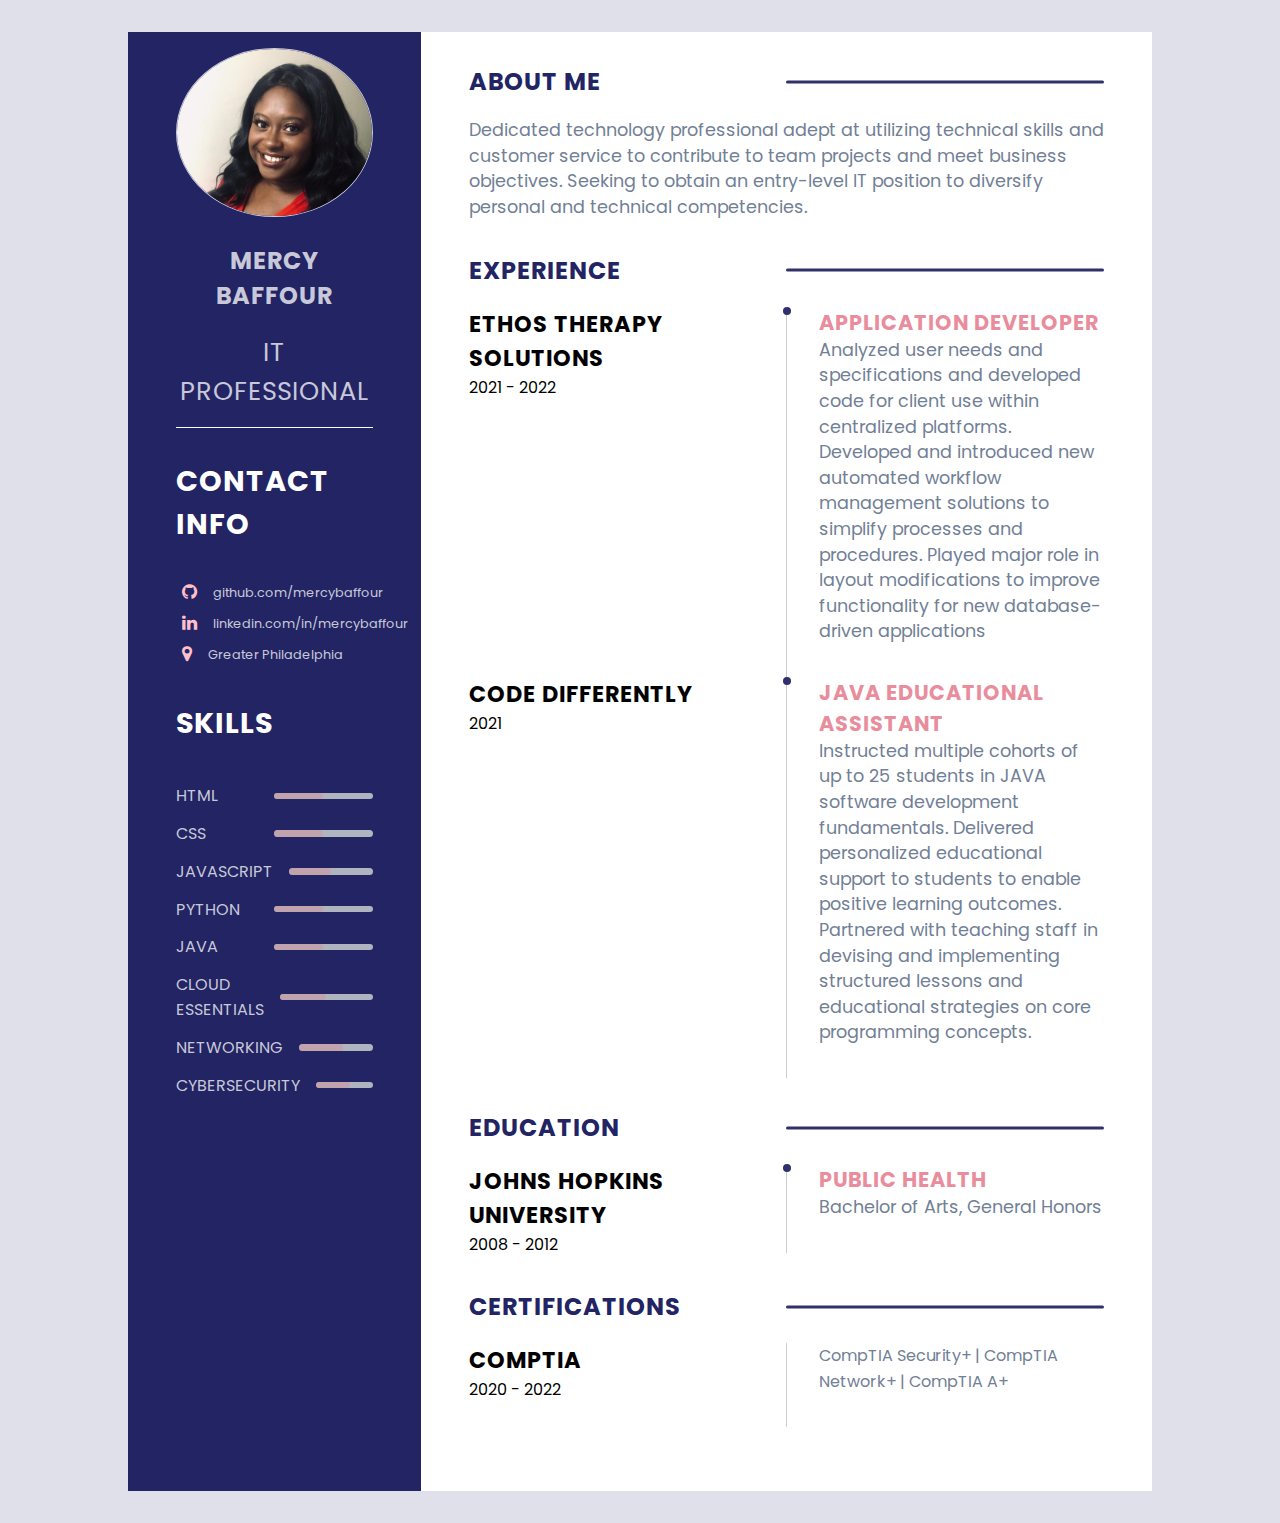
<file: index.html>
<!DOCTYPE html>
<html lang="en">
<head>
    <meta charset="UTF-8">
    <meta http-equiv="X-UA-Compatible" content="IE=edge">
    <meta name="viewport" content="width=device-width, initial-scale=1.0">
    <title>Resume</title>
    <link rel="preconnect" href="https://fonts.googleapis.com">
    <link rel="preconnect" href="https://fonts.gstatic.com" crossorigin>
    <link rel="stylesheet" href="styles.css">
    <link href="https://fonts.googleapis.com/css2?family=Poppins:wght@100;300;400;600&display=swap" rel="stylesheet">
    <link rel="stylesheet" href="https://cdnjs.cloudflare.com/ajax/libs/font-awesome/4.7.0/css/font-awesome.min.css">
</head>
<body>
    <main class="main-content">
        <section class="left-section">
           <div class="left-content">
            <div class="profile">
                <div class="image">
                    <img src="/gravatar.jpg" alt="gravatar profile image">
                </div>
                <h2 class="name">Mercy Baffour</h2>
                <p class="career">IT Professional</p>
            </div>
            <div class="contact-info">
                <h3 class="main-title">Contact Info</h3>
                <ul>
                    <li>
                        <i class="fa fa-github"></i>
                        github.com/mercybaffour
                    </li>
                    <li>
                        <i class="fa fa-linkedin"></i>
                        linkedin.com/in/mercybaffour
                    </li>
                    <li>
                        <i class="fa fa-map-marker"></i>
                        Greater Philadelphia
                    </li>
                </ul>
            </div>
            <div class="skills-section">
                <h3 class="main-title">Skills</h3>
                <ul>
                    <li>
                        <p class="skill-title">HTML</p>
                        <div class="progress-bar">
                            <div class="progress wd-progress"></div>
                        </div>
                    </li>
                    <li>
                        <p class="skill-title">CSS</p>
                        <div class="progress-bar">
                            <div class="progress wd-progress"></div>
                        </div>
                    </li>
                    <li>
                        <p class="skill-title">JavaScript</p>
                        <div class="progress-bar">
                            <div class="progress wd-progress"></div>
                        </div>
                    </li>
                    <li>
                        <p class="skill-title">Python</p>
                        <div class="progress-bar">
                            <div class="progress wd-progress"></div>
                        </div>
                    </li>
                    <li>
                        <p class="skill-title">Java</p>
                        <div class="progress-bar">
                            <div class="progress wd-progress"></div>
                        </div>
                    </li>
                    <li>
                        <p class="skill-title">Cloud Essentials</p>
                        <div class="progress-bar">
                            <div class="progress wd-progress"></div>
                        </div>
                    </li>
                    <li>
                        <p class="skill-title">Networking</p>
                        <div class="progress-bar">
                            <div class="progress net-progress"></div>
                        </div>
                    </li>
                    <li>
                        <p class="skill-title">Cybersecurity</p>
                        <div class="progress-bar">
                            <div class="progress cyber-progress"></div>
                        </div>
                    </li>
                </ul>
            </div>
           </div>
        </section>
        <section class="right-section">
            <div class="right-main-content">

                <section class="about sect">
                    <h2 class="right-title">About Me</h2>
                    <p class="para">
                    Dedicated technology professional adept at utilizing technical skills and customer service to contribute to team projects and meet business objectives. Seeking to obtain an entry-level IT position to diversify personal and technical competencies.
                    </p>
                </section>

                <section class="experience sect">
                    <h2 class="right-title">Experience</h2>
                    <div class="timeline">
                        <div class="left-tl-content">
                            <h5 class="tl-title">Ethos Therapy Solutions</h5>
                            <p class=""para">2021 - 2022</p>
                        </div>
                        <div class="right-tl-content">
                            <div class="tl-content">
                                <h5 class="tl-title-2">Application Developer</h5>
                                <p class="para">Analyzed user needs and specifications and developed code for client use within centralized platforms.
                                    Developed and introduced new automated workflow management solutions to simplify processes and procedures.
                                    Played major role in layout modifications to improve functionality for new database-driven applications
                                    </p>
                            </div>
                        </div>
                    </div>

                    <div class="timeline">
                        <div class="left-tl-content">
                            <h5 class="tl-title">Code Differently</h5>
                            <p class=""para">2021</p>
                        </div>
                        <div class="right-tl-content">
                            <div class="tl-content">
                                <h5 class="tl-title-2">Java Educational Assistant</h5>
                                <p class="para">Instructed multiple cohorts of up to 25 students in JAVA software development fundamentals.
                                    Delivered personalized educational support to students to enable positive learning outcomes.
                                    Partnered with teaching staff in devising and implementing structured lessons and educational strategies on core programming concepts.
                                    </p>
                            </div>
                        </div>
                    </div>

                </section>

                <section class="education sect">
                    <h2 class="right-title">Education</h2>
                    <div class="timeline">
                        <div class="left-tl-content">
                            <h5 class="tl-title">Johns Hopkins University</h5>
                            <p class=""para">2008 - 2012</p>
                        </div>
                        <div class="right-tl-content">
                            <div class="tl-content">
                                <h5 class="tl-title-2">Public Health</h5>
                                <p class="para">Bachelor of Arts, General Honors
                                    </p>
                            </div>
                        </div>
                    </div>
                
                </section>

                <section class="cert sect">
                    <h2 class="right-title">Certifications</h2>
                    <div class="timeline">
                        <div class="left-tl-content">
                            <h5 class="tl-title">CompTIA</h5>
                            <p class=""para">2020 - 2022</p>
                        </div>
                        <div class="right-tl-content">
                            <div class="tl-content">
                                <p class="para">CompTIA Security+ | CompTIA Network+ | CompTIA A+</p>
                            </div>
                        </div>
                        
                    </div>
                </section>

            </div>
        </section>
    </main>
</body>
</html>
</file>
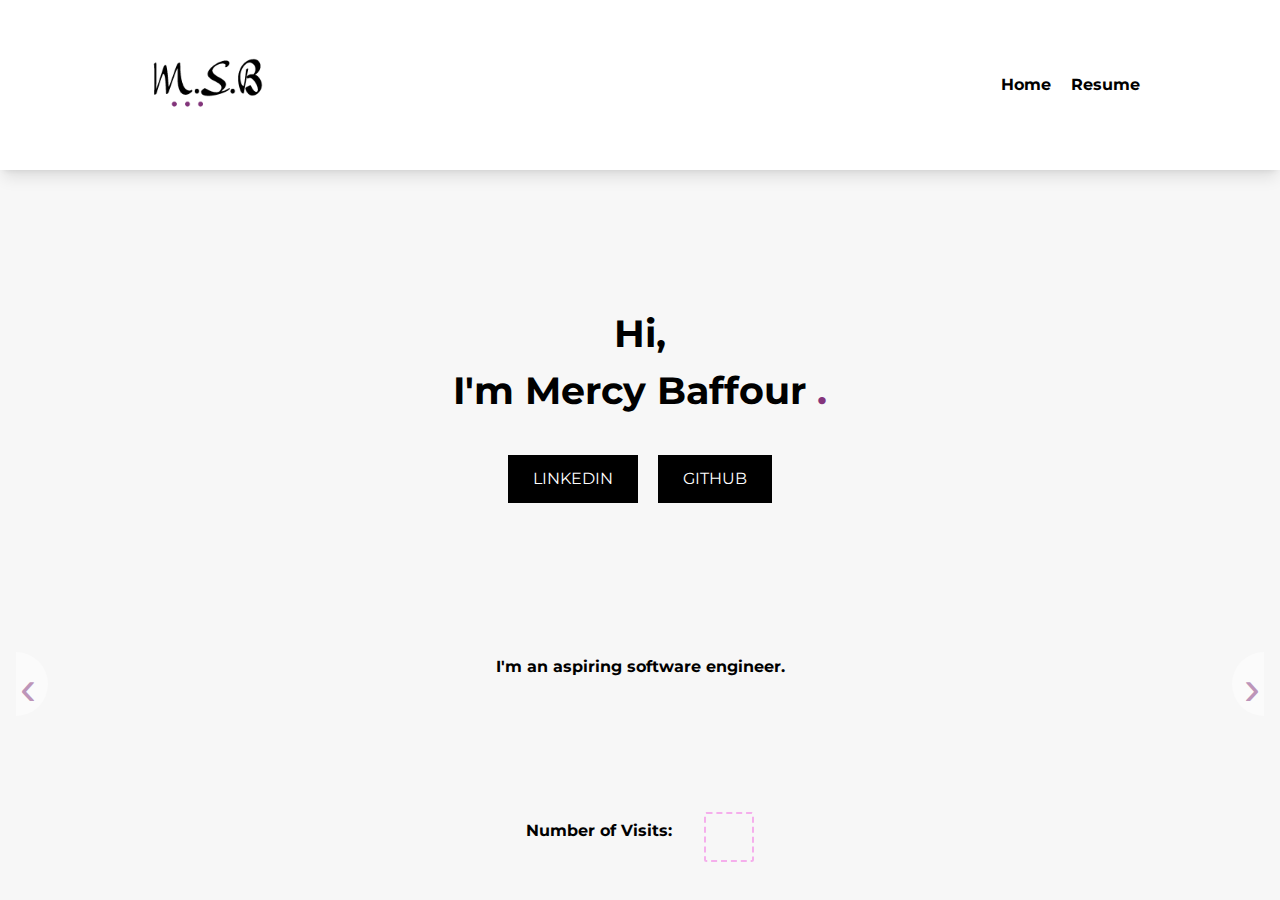
<file: public/index.html>
<!DOCTYPE html>
<html lang="en">
<head>
    <meta charset="UTF-8">
    <meta http-equiv="X-UA-Compatible" content="IE=edge">
    <meta name="viewport" content="width=device-width, initial-scale=1.0">
    <title>Mercy Baffour</title>
    <link rel="stylesheet" href="main.css">
</head>
<body>
    <!-- Navbar  -->
    
    <header>
        <div class="wrapper">
            <div class="logo">
                <a href="#"><img src="logo.png" alt="mercybaffour.com"></a>
            </div>
            <div class="navbar">
                <div class="close-nav"><button>×</button></div>
                <nav>
                    <ul>
                        <li><a href="index.html">Home</a></li>
                        <li><a href="resume.html">Resume</a></li>
                    </ul>
                </nav>
            </div>
            <div class="menu-bar">
                <button><i></i></button>
            </div>
        </div>
    </header>


    <!-- Hero -->
    <section class="hero-stack">
        <div class="container">
            <div class="hero-wrapper-two">
                <h1 class="heading">Hi, <br>I&#x27;m Mercy Baffour <span class="period-punct">.</span></h1>
                <div class="socials">
                    <a href="https://www.linkedin.com/in/mercybaffour" target="_blank" class="button-social">LINKEDIN</a>
                    <a href="https://www.github.com/mercybaffour" target="_blank" class="button-social">GITHUB</a>
                </div>
            </div>
        </div>
    </section>

    <!-- Slider -->
    <section class="slider-wrapper">
        <button class="slide-arrow" id="slide-arrow-prev">
            &#8249;
        </button>
        
        <button class="slide-arrow" id="slide-arrow-next">
            &#8250;
        </button>
        
        <ul class="slides-container" id="slides-container">
            <li class="slide"><p>I'm an aspiring software engineer.</p></li>
            <li class="slide"><p>I have a broad range <br> of technical IT skills.</p></li>
            <li class="slide"><p>My knowledge spans across <br> hardware, software, <br> networking, and security.</p></li>
            <li class="slide"><p>I'm an adaptable & versatile <br> problem solver.</p></li>
            <li class="slide"><p>As an IT professional, I'm committed <br> to continuously expanding <br> my knowledge and skills.</p></li>
        </ul>
    </section> 

    
    <!-- Visits History -->
    <div class="visit-container">
        <h4 class="number-visits">Number of Visits:</h4>
        <div id="visits"></div>
    </div>      
    
    
    <script src="script.js"></script>
</body>
</html>
</file>
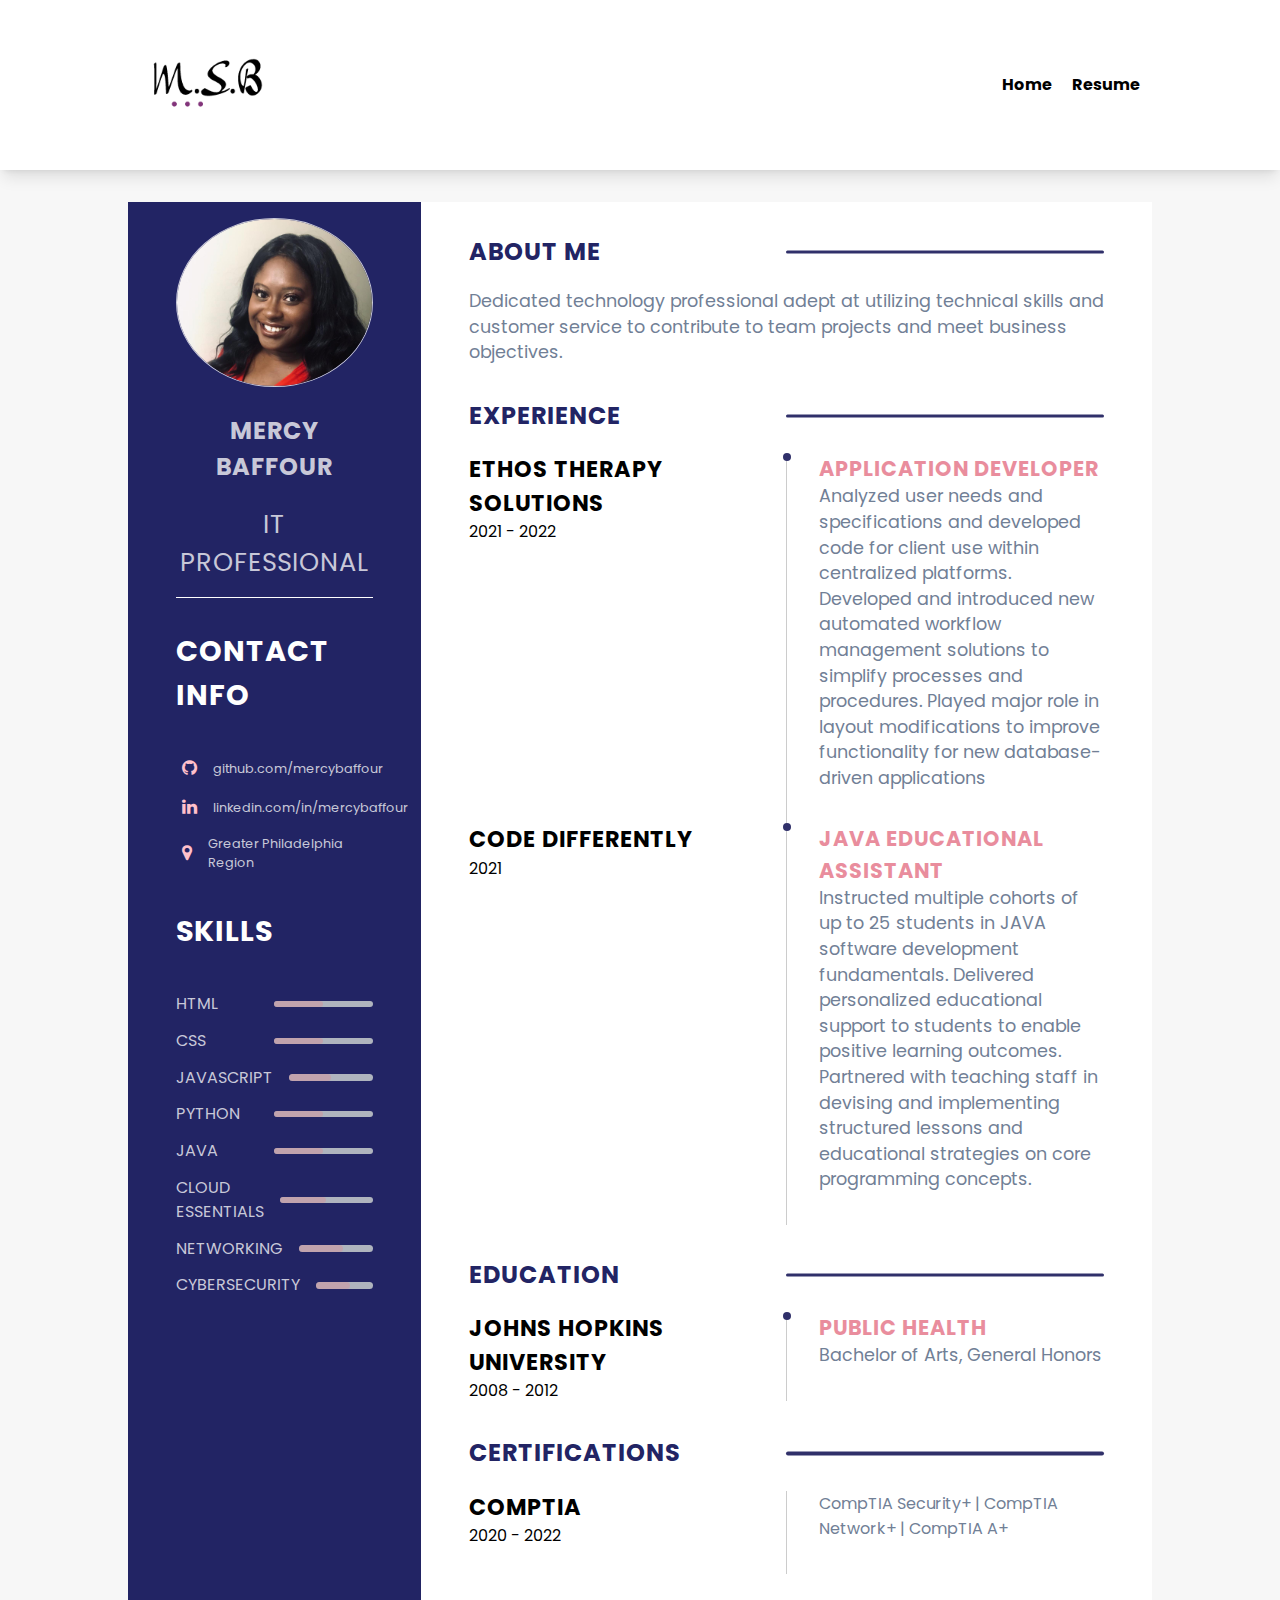
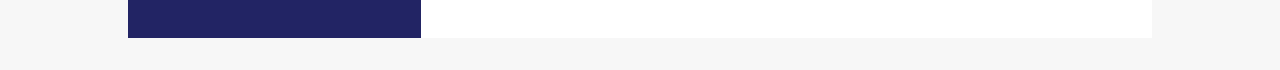
<file: public/resume.html>
<!DOCTYPE html>
<html lang="en">
<head>
    <meta charset="UTF-8">
    <meta http-equiv="X-UA-Compatible" content="IE=edge">
    <meta name="viewport" content="width=device-width, initial-scale=1.0">
    <title>Resume</title>
    <link rel="preconnect" href="https://fonts.googleapis.com">
    <link rel="preconnect" href="https://fonts.gstatic.com" crossorigin>
    <link rel="stylesheet" href="styles.css">
    <link rel="stylesheet" href="main.css">
    <link href="https://fonts.googleapis.com/css2?family=Poppins:wght@100;300;400;600&display=swap" rel="stylesheet">
    <link rel="stylesheet" href="https://cdnjs.cloudflare.com/ajax/libs/font-awesome/4.7.0/css/font-awesome.min.css">
</head>
<body>
     <!-- Navbar  -->
     <header>
        <div class="wrapper">
            <div class="logo">
                <a href="#"><img src="logo.png" alt="mercybaffour.com"></a>
            </div>
            <div class="navbar">
                <div class="close-nav"><button>×</button></div>
                <nav>
                    <ul>
                        <li><a href="index.html">Home</a></li>
                        <li><a href="resume.html">Resume</a></li>
                    </ul>
                </nav>
            </div>
            <div class="menu-bar">
                <button><i></i></button>
            </div>
        </div>
    </header>
    <main class="main-content">
        <section class="left-section">
           <div class="left-content">
            <div class="profile">
                <div class="image">
                    <img src="gravatar.jpg" alt="gravatar profile image">
                </div>
                <h2 class="name">Mercy Baffour</h2>
                <p class="career">IT Professional</p>
            </div>
            <div class="contact-info">
                <h3 class="main-title">Contact Info</h3>
                <ul>
                    <li>
                        <i class="fa fa-github"></i>
                        github.com/mercybaffour
                    </li>
                    <li>
                        <i class="fa fa-linkedin"></i>
                        linkedin.com/in/mercybaffour
                    </li>
                    <li>
                        <i class="fa fa-map-marker"></i>
                        Greater Philadelphia Region
                    </li>
                </ul>
            </div>
            <div class="skills-section">
                <h3 class="main-title">Skills</h3>
                <ul>
                    <li>
                        <p class="skill-title">HTML</p>
                        <div class="progress-bar">
                            <div class="progress wd-progress"></div>
                        </div>
                    </li>
                    <li>
                        <p class="skill-title">CSS</p>
                        <div class="progress-bar">
                            <div class="progress wd-progress"></div>
                        </div>
                    </li>
                    <li>
                        <p class="skill-title">JavaScript</p>
                        <div class="progress-bar">
                            <div class="progress wd-progress"></div>
                        </div>
                    </li>
                    <li>
                        <p class="skill-title">Python</p>
                        <div class="progress-bar">
                            <div class="progress wd-progress"></div>
                        </div>
                    </li>
                    <li>
                        <p class="skill-title">Java</p>
                        <div class="progress-bar">
                            <div class="progress wd-progress"></div>
                        </div>
                    </li>
                    <li>
                        <p class="skill-title">Cloud Essentials</p>
                        <div class="progress-bar">
                            <div class="progress wd-progress"></div>
                        </div>
                    </li>
                    <li>
                        <p class="skill-title">Networking</p>
                        <div class="progress-bar">
                            <div class="progress net-progress"></div>
                        </div>
                    </li>
                    <li>
                        <p class="skill-title">Cybersecurity</p>
                        <div class="progress-bar">
                            <div class="progress cyber-progress"></div>
                        </div>
                    </li>
                </ul>
            </div>
           </div>
        </section>
        <section class="right-section">
            <div class="right-main-content">

                <section class="about sect">
                    <h2 class="right-title">About Me</h2>
                    <p class="para">
                    Dedicated technology professional adept at utilizing technical skills and customer service to contribute to team projects and meet business objectives. 
                    </p>
                </section>

                <section class="experience sect">
                    <h2 class="right-title">Experience</h2>
                    <div class="timeline">
                        <div class="left-tl-content">
                            <h5 class="tl-title">Ethos Therapy Solutions</h5>
                            <p class=""para">2021 - 2022</p>
                        </div>
                        <div class="right-tl-content">
                            <div class="tl-content">
                                <h5 class="tl-title-2">Application Developer</h5>
                                <p class="para">Analyzed user needs and specifications and developed code for client use within centralized platforms.
                                    Developed and introduced new automated workflow management solutions to simplify processes and procedures.
                                    Played major role in layout modifications to improve functionality for new database-driven applications
                                    </p>
                            </div>
                        </div>
                    </div>

                    <div class="timeline">
                        <div class="left-tl-content">
                            <h5 class="tl-title">Code Differently</h5>
                            <p class=""para">2021</p>
                        </div>
                        <div class="right-tl-content">
                            <div class="tl-content">
                                <h5 class="tl-title-2">Java Educational Assistant</h5>
                                <p class="para">Instructed multiple cohorts of up to 25 students in JAVA software development fundamentals.
                                    Delivered personalized educational support to students to enable positive learning outcomes.
                                    Partnered with teaching staff in devising and implementing structured lessons and educational strategies on core programming concepts.
                                    </p>
                            </div>
                        </div>
                    </div>

                </section>

                <section class="education sect">
                    <h2 class="right-title">Education</h2>
                    <div class="timeline">
                        <div class="left-tl-content">
                            <h5 class="tl-title">Johns Hopkins University</h5>
                            <p class=""para">2008 - 2012</p>
                        </div>
                        <div class="right-tl-content">
                            <div class="tl-content">
                                <h5 class="tl-title-2">Public Health</h5>
                                <p class="para">Bachelor of Arts, General Honors
                                    </p>
                            </div>
                        </div>
                    </div>
                
                </section>

                <section class="cert sect">
                    <h2 class="right-title">Certifications</h2>
                    <div class="timeline">
                        <div class="left-tl-content">
                            <h5 class="tl-title">CompTIA</h5>
                            <p class=""para">2020 - 2022</p>
                        </div>
                        <div class="right-tl-content">
                            <div class="tl-content">
                                <p class="para">CompTIA Security+ | CompTIA Network+ | CompTIA A+</p>
                            </div>
                        </div>
                        
                    </div>
                </section>

            </div>
        </section>
    </main>
    <script src="script.js"></script>
</body>
</html>
</file>
<file: styles.css>
*{
    padding: 0;
    margin: 0;
    box-sizing: border-box;
    list-style: none;
    font-family: 'Poppins', sans-serif;
}


.main-content {
    min-height: 100vh;
    width: 80%;
    margin: 2rem auto;
    display: grid;
    grid-template-columns: repeat(7, 1fr);
}

body {
    background-color:#E0E0EA;
}

.left-section{
    grid-column: span 2;
    height: 100%;
    background-color:#222464;
    color: #C8C8D8;
}

.right-section {
    grid-column: span 5;
    height: 100%;
    background-color: white;
}

.left-content {
    padding: 1rem 3rem;
}

.profile {
    width: 100%;
    border-bottom: 1px solid white;
}

.image {
    width: 100%;
    text-align: center;
}

.profile img {
    width: 100%;
    border-radius: 50%;
    border: 1px solid;  
}

.name {
    font-size: 2 rem;
    text-align: center;
    text-transform: uppercase;
    letter-spacing: 1px;
    padding: 1.2rem 0;
}

.career {
    font-size: 1.6rem;
    text-align: center;
    text-transform: uppercase;
    letter-spacing: 1px;
    padding-bottom: 1rem;
}

.main-title {
    font-size: 1.8rem;
    text-transform: uppercase;
    letter-spacing: 1px;
    color: white;
    padding-top: 2rem;
}

.contact-info ul {
    padding-top: 2rem;
}

.contact-info ul li {
    padding: .4rem .4rem;
    display: flex;
    align-items: center;
    font-size: .8rem;
    color:  #C8C8D8;
}

.contact-info ul li i {
    padding-right: 1rem;
    font-size: 1.1rem;
    color: pink;
}

.skills-section ul {
    padding-top: 2rem;
}

.skills-section ul li {
    display: grid;
    grid-template-columns: repeat(2, 1fr);
    align-items: center;
    padding: .4rem 0;
}

.progress-bar {
    width: 100%;
    height: .4rem;
    background-color: #afb4be;
    position: relative;
    border-radius: 12px;
}

.progress{
    height: 100%;
    position: absolute;
    left: 0;
    background-color: rgba(211, 146, 157, 0.486);
    border-radius: 12px;
}

.wd-progress {
    width: 50%;
}

.net-progress {
    width: 60%;
}

.cyber-progress {
    width: 60%;
}

.skill-title {
    text-transform: uppercase;
    font-size: 1rem;
    padding-right: 1rem;
}

.right-main-content {
    padding: 2rem 3rem;
}

.right-title {
    letter-spacing: 1px;
    text-transform: uppercase;
    color: #222464;
    margin-bottom: 1.2rem;
    position: relative;
}

.right-title::after {
    content: "";
    position: absolute;
    width: 50%;
    height: .2rem;
    background-color: #30306A;
    right: 0;
    transform: translateY(-50%);
    top: 50%;
    border-radius: 12px;
}

.para {
    line-height: 1.6rem;
    color: #718096;
    font-size: 1.1rem;
}

.sect {
    padding-bottom: 2rem;
}

.timeline {
    display: grid;
    grid-template-columns: repeat(2, 1fr);
}

.tl-title {
    letter-spacing: 1px;
    font-size: 1.4rem;
    text-transform: uppercase;
}

.tl-title-2 {
    color: rgb(233, 141, 157);
    letter-spacing: 1px;
    font-size: 1.3rem;
    text-transform: uppercase;
}

.tl-content {
    border-left: 1px solid #ccc;
    padding-left: 2rem;
    position: relative;
    padding-bottom: 2rem;
}

.tl-title-2::before {
    content: "";
    position: absolute;
    width: .5rem;
    height: .5rem;
    background-color:#30306A;
    border-radius: 50%;
    transform: translateX(-50%);
    left: 0;
}

.cert p {
    font-size: 16px;
}

/* RESPONSIVE DESIGN - Media Queries*/
@media screen and (max-width: 1258px) {
    .contact-info ul li {
        padding: .4rem .4rem;
        display: flex;
        flex-wrap: wrap;
        font-size: .8rem;
        color:  #C8C8D8;
    }
    
}

@media screen and (max-width: 1112px) {
    .main-content {
        grid-template-columns: repeat(1, 1fr);
    }

    .profile img {
        width: 40%;
        border-radius: 50%;
        border: 1px solid;  
    }
    
}

@media screen and (max-width: 920px) {
    .right-title::after {
        width: 50%;
    }
}

@media screen and (max-width: 780px) {
    .timeline {
        grid-template-columns: repeat(1, 1fr);
    }
    .left-section{
        grid-column: span 3;
    }
    .right-section{
        grid-column: span 3;
    }
   
}

@media screen and (max-width: 680px) {
    .right-title::after {
        width: 30%;
    }

    .profile img {
        width: 60%;  
    }
}

@media screen and (max-width: 390px) {
    .name {
        font-size: 1.5rem;
    }

}
</file>
<file: public/main.css>
@import url("https://fonts.googleapis.com/css2?family=Montserrat:wght@400;500;600;700&display=swap");

*,
*::before,
*::after {
    box-sizing: border-box;
    line-height: 1.5em;
}

html {
    font-size: 16px;
    scroll-behavior: smooth;
    -webkit-text-size-adjust: 100%;
}

body {
    margin: 0;
    font-family: "Montserrat", sans-serif;
    background-color: #f7f7f7;
}

/* Navbar */
header {
    background-color: #ffffff;
    box-shadow: 0 10px 15px -3px rgba(0, 0, 0, 0.1),
        0 4px 6px -4px rgba(0, 0, 0, 0.1);
    padding: 10px 20px;
}

header .wrapper {
    max-width: 1000px;
    margin: 0 auto;
    display: flex;
    flex-wrap: wrap;
    align-items: center;
    justify-content: space-between;
}

header .logo img {
    height: 150px;
    display: block;
}

.navbar {
    position: fixed;
    top: 0;
    left: 100%;
    margin: 0;
    width: 100%;
    height: 100%;
    background-color: white;
    padding: 20px;
    transition: left 0.3s;
}

.navbar.show {
    left: 0 !important;
}

.navbar ul {
    all: unset;
    list-style-type: none;
    display: flex;
    flex-direction: column;
    align-items: center;
    gap: 25px;
}

.navbar ul a {
    all: unset;
    color:black;
    cursor: pointer;
    font-weight: bold;
}

.navbar ul a:hover {
    text-decoration: underline;
    text-decoration-color: #84357c;
	text-decoration-thickness: 4px;
}

.close-nav {
    text-align: right;
    margin-bottom: 20px;
}

.close-nav button {
    all: unset;
    background:#f7f7f7;
    font-size: 42px;
    cursor: pointer;
    border: 1px solid rgba(0, 0, 0, 0.2);
    padding: 15px;
    border-radius: 3px;
}

.close-nav button:hover {
    background:white;
}

.menu-bar button {
    border: 1px solid rgba(0, 0, 0, 0.1);
    background:#f7f7f7;
    height: 50px;
    width: 50px;
    padding: 5px 10px;
    cursor: pointer;
    border-radius: 3px;
}

.menu-bar i {
    display: block;
    border-top: 3px solid black;
    border-bottom: 3px solid black;
}

.menu-bar i::after {
    display: block;
    content: "";
    border-top: 3px solid#444444;
    margin: 6px 0;
}

.menu-bar button:hover {
    background:white;
}

.menu-bar button:hover i {
    border-color:#222222;
}

.container {
    max-width: 900px;
    margin: 0 auto;
    padding: 30px;
}

/* Hero */
.hero-stack {
	padding: 80px 30px;
}

.heading {
	text-align: center;
	font-size: 38px;
}

.period-punct {
	color: #84357c;
}

.socials {
	display: flex;
	justify-content: center;
}

.button-social {
	background-color: black;
	color: white;
	padding: 12px 25px;
	text-decoration: none;
	margin: 10px;
}

.button-social:hover {
	background-color: #bebabe;
	font-weight: bold;
	color: black;
    box-shadow: 0 15px 15px -3px rgba(0, 0, 0, 0.1),
        0 4px 6px -4px rgba(0, 0, 0, 0.1);
}

/* Slider Carousel */
.slider-wrapper {
	margin: 1rem;
	height: 10vh;
	position: relative;
	overflow: auto;
  }

.slides-container {
	width: 100%;
	display: flex;
	list-style: none;
	margin: 0;
	padding: 0;
	overflow: scroll;
	scroll-behavior: smooth;
	scrollbar-width: none; /* Firefox */
    -ms-overflow-style: none; /* Internet Explorer 10+ */
  }

  /* WebKit */
.slides-container::-webkit-scrollbar { 
    width: 0;
    height: 0;
}

.slide {
	width: 100%;
	height: 100%;
	flex: 1 0 100%;
	text-align: center;
	font-weight: bold;
	font-size: 0.8rem;
	word-wrap: normal;
  }

.slide-arrow {
	position: absolute;
	display: flex;
	top: 0;
	bottom: 0;
	margin: auto;
	height: 4rem;
	color: #84357c;
	background-color: white;
	border: none;
	width: 2rem;
	font-size: 3rem;
	padding: 0;
	cursor: pointer;
	opacity: 0.5;
	transition: opacity 100ms;
}

.slide-arrow:hover,
.slide-arrow:focus {
	opacity: 1;
}

#slide-arrow-prev {
	left: 0;
	padding-left: 0.25rem;
	border-radius: 0 2rem 2rem 0;
}

#slide-arrow-next {
	right: 0;
	padding-left: 0.75rem;
	border-radius: 2rem 0 0 2rem;
}

/* Visits */
.visit-container {
	margin-top: 5rem;
	display: flex;
	justify-content: center;
	align-items: center;
}

.number-visits {
	text-align: center;
	margin-top: 10px;
}

#visits {
	margin-left: 2.5%;
	width: 50px;
	height: 50px;
	border: 2px dashed #f5afec;
	border-radius: 5%;
	font-weight: 600;
	padding-top: 10px;
	text-align: center;
}

@media (min-width: 380px) {
	.slide {
		font-size: 0.8rem
	}
}

@media (min-width: 550px) {
    .navbar {
        all: unset;
        display: block;
    }

    .navbar ul {
        flex-direction: row;
        gap: 20px;
    }

    .navbar ul a {
        font-size: inherit;
    }

    .close-nav,
    .menu-bar {
        display: none;
    }

	.slide {
		font-size: 1rem
	}
}
</file>
<file: public/styles.css>
*{
    padding: 0;
    margin: 0;
    box-sizing: border-box;
    list-style: none;
    font-family: 'Poppins', sans-serif;
}


.main-content {
    min-height: 100vh;
    width: 80%;
    margin: 2rem auto;
    display: grid;
    grid-template-columns: repeat(7, 1fr);
}


/* Resume Page */

.left-section{
    grid-column: span 2;
    height: 100%;
    background-color:#222464;
    color: #C8C8D8;
}

.right-section {
    grid-column: span 5;
    height: 100%;
    background-color: white;
}

.left-content {
    padding: 1rem 3rem;
}

.profile {
    width: 100%;
    border-bottom: 1px solid white;
}

.image {
    width: 100%;
    text-align: center;
}

.profile img {
    width: 100%;
    border-radius: 50%;
    border: 1px solid;  
}

.name {
    font-size: 2 rem;
    text-align: center;
    text-transform: uppercase;
    letter-spacing: 1px;
    padding: 1.2rem 0;
}

.career {
    font-size: 1.6rem;
    text-align: center;
    text-transform: uppercase;
    letter-spacing: 1px;
    padding-bottom: 1rem;
}

.main-title {
    font-size: 1.8rem;
    text-transform: uppercase;
    letter-spacing: 1px;
    color: white;
    padding-top: 2rem;
}

.contact-info ul {
    padding-top: 2rem;
}

.contact-info ul li {
    padding: .4rem .4rem;
    display: flex;
    align-items: center;
    font-size: .8rem;
    color:  #C8C8D8;
}

.contact-info ul li i {
    padding-right: 1rem;
    font-size: 1.1rem;
    color: pink;
}

.skills-section ul {
    padding-top: 2rem;
}

.skills-section ul li {
    display: grid;
    grid-template-columns: repeat(2, 1fr);
    align-items: center;
    padding: .4rem 0;
}

.progress-bar {
    width: 100%;
    height: .4rem;
    background-color: #afb4be;
    position: relative;
    border-radius: 12px;
}

.progress{
    height: 100%;
    position: absolute;
    left: 0;
    background-color: rgba(211, 146, 157, 0.486);
    border-radius: 12px;
}

.wd-progress {
    width: 50%;
}

.net-progress {
    width: 60%;
}

.cyber-progress {
    width: 60%;
}

.skill-title {
    text-transform: uppercase;
    font-size: 1rem;
    padding-right: 1rem;
}

.right-main-content {
    padding: 2rem 3rem;
}

.right-title {
    letter-spacing: 1px;
    text-transform: uppercase;
    color: #222464;
    margin-bottom: 1.2rem;
    position: relative;
}

.right-title::after {
    content: "";
    position: absolute;
    width: 50%;
    height: .2rem;
    background-color: #30306A;
    right: 0;
    transform: translateY(-50%);
    top: 50%;
    border-radius: 12px;
}

.para {
    line-height: 1.6rem;
    color: #718096;
    font-size: 1.1rem;
}

.sect {
    padding-bottom: 2rem;
}

.timeline {
    display: grid;
    grid-template-columns: repeat(2, 1fr);
}

.tl-title {
    letter-spacing: 1px;
    font-size: 1.4rem;
    text-transform: uppercase;
}

.tl-title-2 {
    color: rgb(233, 141, 157);
    letter-spacing: 1px;
    font-size: 1.3rem;
    text-transform: uppercase;
}

.tl-content {
    border-left: 1px solid #ccc;
    padding-left: 2rem;
    position: relative;
    padding-bottom: 2rem;
}

.tl-title-2::before {
    content: "";
    position: absolute;
    width: .5rem;
    height: .5rem;
    background-color:#30306A;
    border-radius: 50%;
    transform: translateX(-50%);
    left: 0;
}

.cert p {
    font-size: 16px;
}

/* RESPONSIVE DESIGN - Media Queries*/
@media screen and (max-width: 1258px) {
    .contact-info ul li {
        padding: .4rem .4rem;
        display: flex;
        flex-wrap: wrap;
        font-size: .8rem;
        color:  #C8C8D8;
    }
    
}

@media screen and (max-width: 1112px) {
    .main-content {
        grid-template-columns: repeat(1, 1fr);
    }

    .profile img {
        width: 40%;
        border-radius: 50%;
        border: 1px solid;  
    }
    
}

@media screen and (max-width: 920px) {
    .right-title::after {
        width: 50%;
    }
}

@media screen and (max-width: 780px) {
    .timeline {
        grid-template-columns: repeat(1, 1fr);
    }
    .left-section{
        grid-column: span 3;
    }
    .right-section{
        grid-column: span 3;
    }
   
}

@media screen and (max-width: 680px) {
    .right-title::after {
        width: 30%;
    }

    .profile img {
        width: 60%;  
    }
}

@media screen and (max-width: 390px) {
    .name {
        font-size: 1.5rem;
    }

}
</file>
